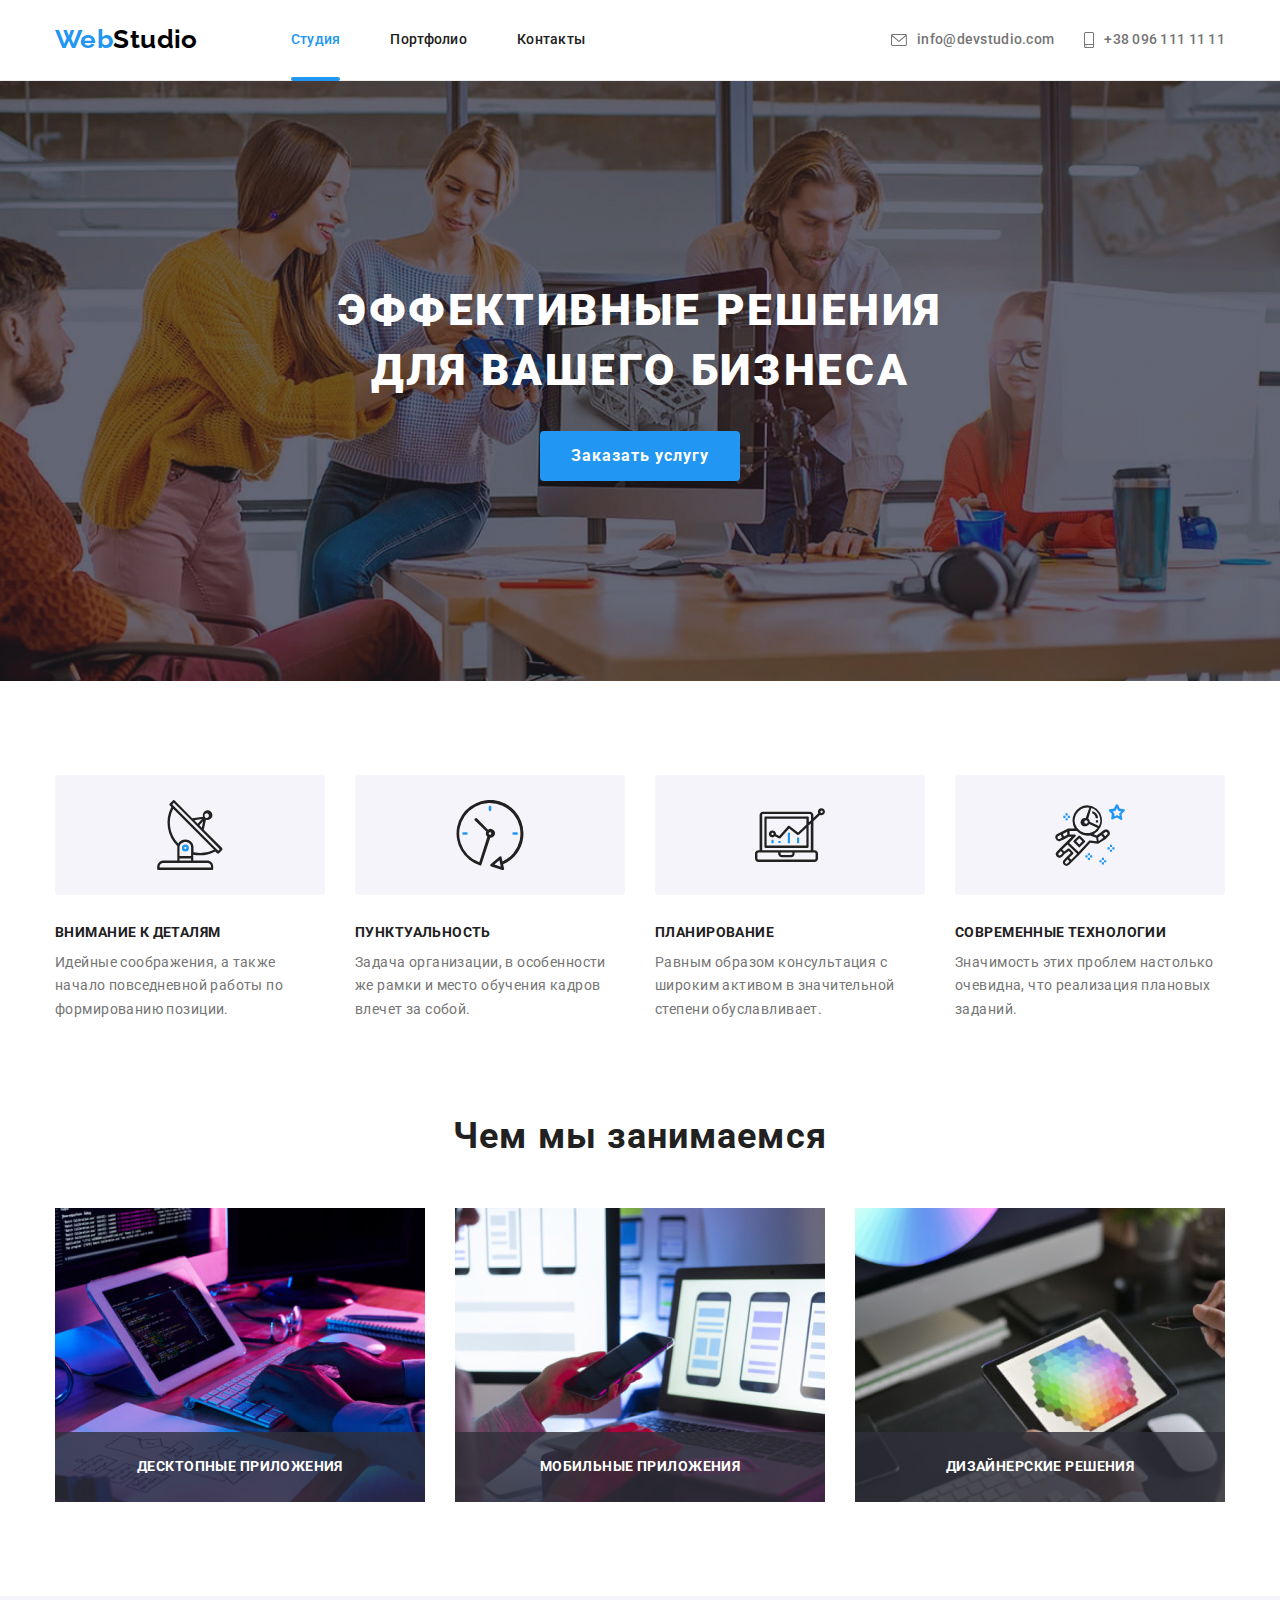
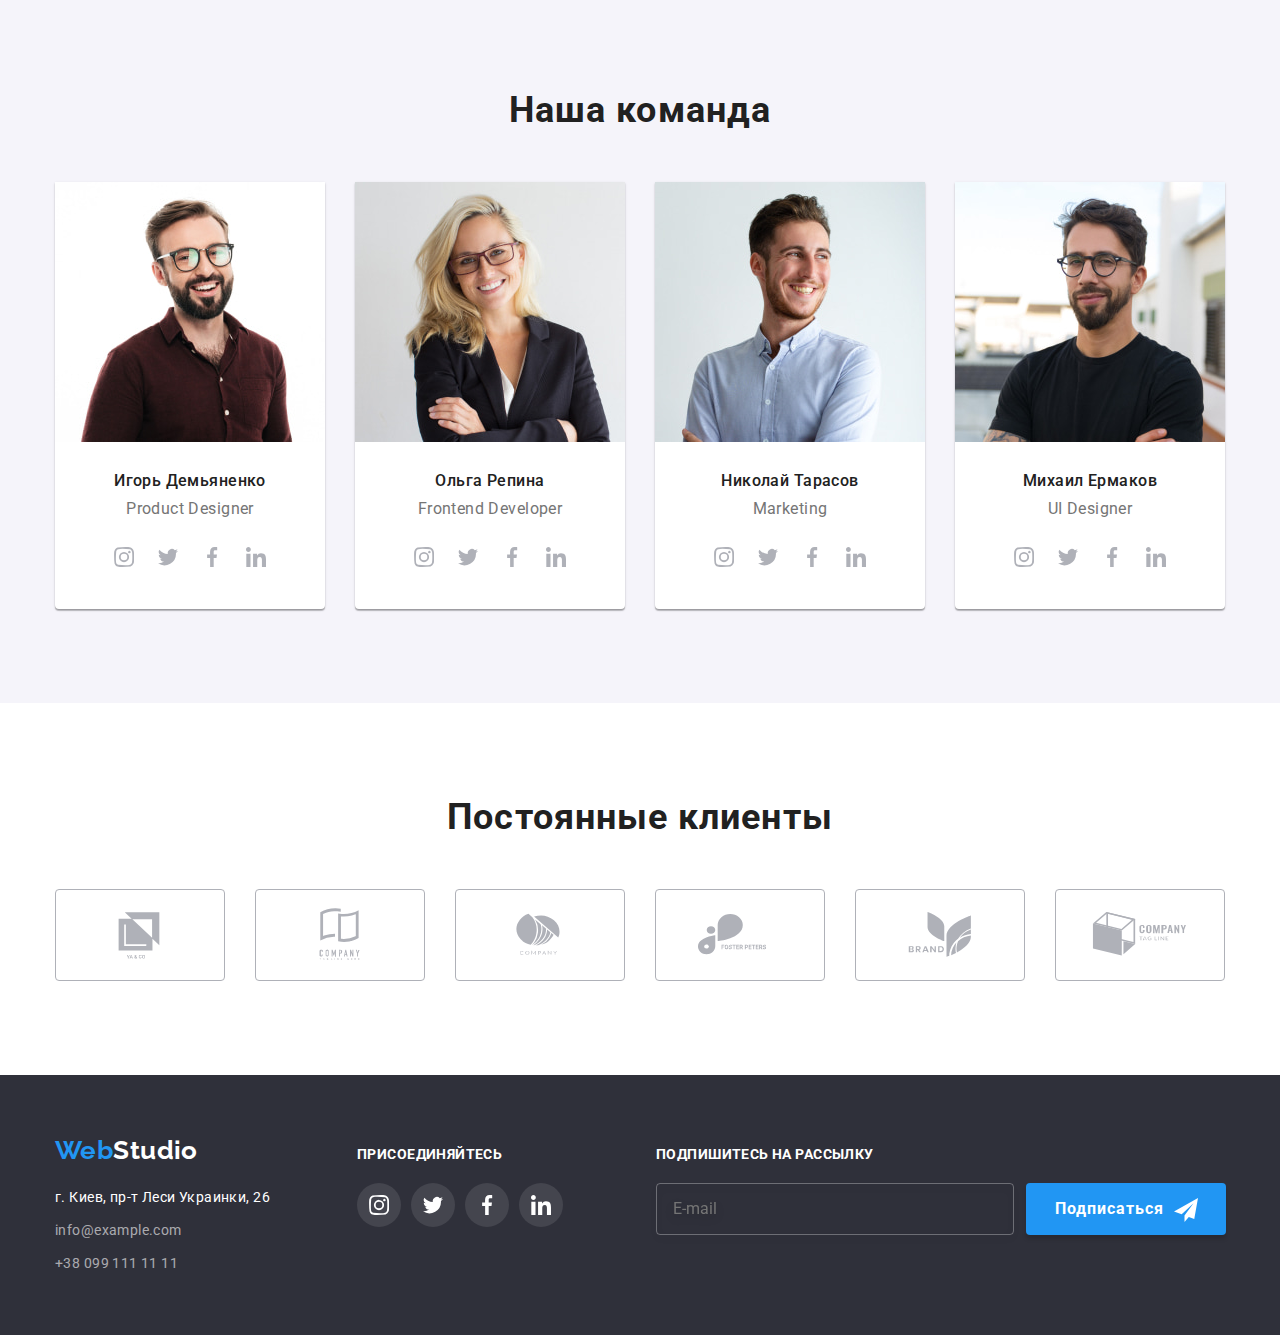
<file: index.html>
<!DOCTYPE html>
<html lang="ru">

<head>
    <meta charset="UTF-8">
    <meta http-equiv="X-UA-Compatible" content="IE=edge">
    <meta name="viewport" content="width=device-width, initial-scale=1.0">
    <title>Студия</title>
    <link rel="preconnect" href="https://fonts.googleapis.com">
    <link rel="preconnect" href="https://fonts.gstatic.com" crossorigin>
    <link
        href="https://fonts.googleapis.com/css2?family=Raleway:wght@700&family=Roboto:wght@400;500;700;900&display=swap"
        rel="stylesheet">
    <link rel="stylesheet" href="https://cdn.jsdelivr.net/npm/modern-normalize@1.1.0/modern-normalize.min.css">
    <link rel="stylesheet" href="./css/main.min.css">
</head>

<body>
    <!-- Шапка сайта  -->
    <header class="header">
        <div class="container header__container ">
            <a class="logo header__logo" href="./index.html">Web<span class="logo--header">Studio</span></a>
            <button 
                class="menu-btn"
                aria-label="Кнопка открытия меню"
                aria-expanded="false"
                data-menu-button>
                <svg class="menu-btn__icon" width="40" height="40">
                    <use class="menu-btn__icon-open" href="./images/icons.svg#menu-burger"></use>
                    <use class="menu-btn__icon-close" href="./images/icons.svg#menu-close"></use>
                </svg>
            </button>
            <nav class="nav">
                <ul class="list nav__list">
                    <li class="nav__item">
                        <a class="nav__link--current" href="./index.html">Студия</a>
                    </li>
                    <li class="nav__item">
                        <a class="nav__link" href="./portfolio.html">Портфолио</a>
                    </li>
                    <li class="nav__item">
                        <a class="nav__link" href="#contacts">Контакты</a>
                    </li>
                </ul>
            </nav>
            <ul class="list header__list contacts-header">
                <li class="contacts-header__item">
                    <a class="contacts-header__link" href="mailto:info@devstudio.com">
                        <svg class="contacts-header__icon contacts-header--mail" width="14" height="10">
                            <use href="./images/icons.svg#envelope"></use>
                        </svg>
                        info@devstudio.com
                    </a>
                </li>
                <li class="contacts-header__item">
                    <a class="contacts-header__link" href="tel:+38096111111">
                        <svg class="contacts-header__icon contacts-header--tel" width="10" height="14">
                            <use href="./images/icons.svg#smartphone"></use>
                        </svg>
                        +38 096 111 11 11
                    </a>
                </li>
            </ul>
        </div>
    </header>
    <!-- Уникальный контент -->
    <main>
        <!-- Секция Герой -->
        <section class="hero hero-overlay">
            <div class="hero__wrapper">
                <h1 class="hero__title">Эффективные решения для вашего бизнеса</h1>
                <button class="hero__btn" type="button" data-modal-open>Заказать услугу</button>
            </div>
        </section>
        <!-- Секция Наши преимущества -->
        <section class="benefits section">
            <div class="container">
                <h2 class="visually-hidden">Наши преимущества</h2>
                <ul class="list benefits__list">
                    <li class="benefits__item">
                        <div class="benefits__icons">
                            <svg class="benefits__icon" width="70" height="70">
                                <use href="./images/icons.svg#antenna"></use>
                            </svg>
                        </div>
                        <h3 class="benefits__subtitle">Внимание к деталям</h3>
                        <p class="benefits__txt">Идейные соображения, а также начало повседневной работы по формированию
                            позиции.</p>
                    </li>
                    <li class="benefits__item">
                        <div class="benefits__icons">
                            <svg class="benefits__icon" width="70" height="70">
                                <use href="./images/icons.svg#clock"></use>
                            </svg>
                        </div>
                        <h3 class="benefits__subtitle">Пунктуальность</h3>
                        <p class="benefits__txt">Задача организации, в особенности же рамки и место обучения кадров
                            влечет за собой.</p>
                    </li>
                    <li class="benefits__item">
                        <div class="benefits__icons">
                            <svg class="benefits__icon" width="70" height="70">
                                <use href="./images/icons.svg#diagram"></use>
                            </svg>
                        </div>
                        <h3 class="benefits__subtitle">Планирование</h3>
                        <p class="benefits__txt">Равным образом консультация с широким активом в значительной степени
                            обуславливает.</p>
                    </li>
                    <li class="benefits__item">
                        <div class="benefits__icons">
                            <svg class="benefits__icon" width="70" height="70">
                                <use href="./images/icons.svg#astronaut"></use>
                            </svg>
                        </div>
                        <h3 class="benefits__subtitle">Современные технологии</h3>
                        <p class="benefits__txt">Значимость этих проблем настолько очевидна, что реализация плановых
                            заданий.</p>
                    </li>
                </ul>
            </div>
        </section>
        <!-- Секция Род деятельности -->
        <section class="occupation section">
            <div class="container">
                <h2 class="title occupation__title">Чем мы занимаемся</h2>
                <ul class="list occupation__list">
                    <li class="occupation__item">
                        <picture>
                            <source
                                srcset="
                                    ./images/work/pic-1.jpg,
                                    ./images/work/pic-1@2x.jpg 2x"
                                media="(min-width: 1200px)"
                                type="image/jpeg"
                            >
                            <img 
                                class="occupation__img" 
                                src="./images/work/pic-1.jpg" 
                                alt="Рабочая атмосфера.Вариант 1"
                                width="370" 
                                height="294">
                        </picture>
                                <div class="occupation__overlay">
                                    <h3 class="occupation__subtitle">Десктопные приложения</h3>
                                </div>
                    </li>
                    <li class="occupation__item">
                        <picture>
                            <source
                                srcset="
                                    ./images/work/pic-2.jpg,
                                    ./images/work/pic-2@2x.jpg 2x"
                                media="(min-width: 1200px)"
                                type="image/jpeg"
                            >
                            <img 
                                class="occupation__img" 
                                src="./images/work/pic-2.jpg" 
                                alt="Рабочая атмосфера.Вариант 2"
                                width="370" 
                                height="294">
                        </picture>
                            <div class="occupation__overlay">
                                <h3 class="occupation__subtitle">Мобильные приложения</h3>
                            </div>
                    </li>
                    <li class="occupation__item">
                        <picture>                       
                            <source
                                srcset="
                                    ./images/work/pic-3.jpg,
                                    ./images/work/pic-3@2x.jpg 2x"
                                media="(min-width: 1200px)"
                                type="image/jpeg"
                            >
                            <img 
                                class="occupation__img" 
                                src="./images/work/pic-3.jpg" 
                                alt="Рабочая атмосфера.Вариант 3"
                                width="370" 
                                height="294">
                        </picture>
                            <div class="occupation__overlay">
                                <h3 class="occupation__subtitle">Дизайнерские решения</h3>
                            </div>
                    </li>
                </ul>
            </div>
        </section>
        <!-- Секция Наша команда -->
        <section class="team section">
            <div class="container">
                <h2 class="title team__title">Наша команда</h2>
                <ul class="team__list list">
                    <li class="team__item">
                        <picture>
                            <source 
                            srcset="./images/team/pic-1-lg.jpg,
                                    ./images/team/pic-1-lg@2x.jpg 2x"
                            media="(min-width:1200px)"
                            type="image/jpeg"
                            >
                            <source  
                            srcset="./images/team/pic-1-md.jpg,
                                    ./images/team/pic-1-md@2x.jpg 2x" 
                            media="(min-width:768px)"
                            type="image/jpeg" 
                            >
                            <source 
                            srcset="./images/team/pic-1-sm.jpg,
                                    ./images/team/pic-1-sm@2x.jpg 2x" 
                            media="(max-width:767px)"
                            type="image/jpeg"
                            >
                            <img class="team_img"
                            src="./images/team/pic-1-sm.jpg" 
                            alt="фото Игоря Демьяненко"
                            width="450"
                            height="460"
                            >
                        </picture>
                        <div class="team__content">
                            <h3 class="team__subtitle">Игорь Демьяненко</h3>
                            <p class="team__txt">Product Designer</p>
                            <ul class="list socials-list">
                                <li class="socials__item">
                                    <a class="socials__link socials__link--instagram" href="">
                                    <svg class="socials__icons" width="20" height="20">
                                        <use href="./images/icons.svg#instagram"></use>
                                    </svg></a>
                                </li>
                                <li class="socials__item">
                                    <a class="socials__link socials__link--twitter" href="" aria-label="Twitter">
                                    <svg class="socials__icons" width="20" height="20">
                                        <use href="./images/icons.svg#twitter"></use>
                                    </svg></a>
                                </li>
                                <li class="socials__item">
                                    <a class="socials__link socials__link--facebook" href="" aria-label="Twitter">
                                    <svg class="socials__icons" width="20" height="20">
                                        <use href="./images/icons.svg#facebook"></use>
                                    </svg></a>
                                </li>
                                <li class="socials__item">
                                    <a class="socials__link socials__link--linkedin" href="" aria-label="LindedIn">
                                    <svg class="socials__icons" width="20" height="20">
                                        <use href="./images/icons.svg#linkedin"></use>
                                    </svg></a>
                                </li>
                            </ul>
                        </div>
                    </li>
                    <li class="team__item">
                        <picture>
                            <source 
                            srcset="
                                ./images/team/pic-2-lg.jpg,
                                ./images/team/pic-2-lg@2x.jpg 2x" 
                            media="(min-width:1200px)" 
                            type="image/jpeg"
                            >
                            <source 
                            srcset="
                                ./images/team/pic-2-md.jpg,
                                ./images/team/pic-2-md@2x.jpg 2x" 
                            media="(min-width:768px)" 
                            type="image/jpeg"
                            >
                            <source 
                            srcset="
                                ./images/team/pic-2-sm.jpg,
                                ./images/team/pic-2-sm@2x.jpg 2x" 
                            media="(max-width:767px)" 
                            type="image/jpeg"
                            >
                            <img class="team_img" 
                            src="./images/team/pic-2-sm.jpg" 
                            alt="фото Ольги Репиной" 
                            width="450" 
                            height="460"
                            >
                        </picture>
                        <div class="team__content">
                            <h3 class="team__subtitle">Ольга Репина</h3>
                            <p class="team__txt">Frontend Developer</p>
                            <ul class="list socials-list">
                                <li class="socials__item">
                                    <a class="socials__link socials__link--instagram" href="">
                                    <svg class="socials__icons" width="20" height="20">
                                        <use href="./images/icons.svg#instagram"></use>
                                    </svg></a>
                                </li>
                                <li class="socials__item">
                                    <a class="socials__link socials__link--twitter" href="" aria-label="Twitter">
                                    <svg class="socials__icons" width="20" height="20">
                                        <use href="./images/icons.svg#twitter"></use>
                                    </svg></a>
                                </li>
                                <li class="socials__item">
                                    <a class="socials__link socials__link--facebook" href="" aria-label="Facebook">
                                    <svg class="socials__icons" width="20" height="20">
                                        <use href="./images/icons.svg#facebook"></use>
                                    </svg></a>
                                </li>
                                <li class="socials__item">
                                    <a class="socials__link socials__link--linkedin" href="" aria-label="LindedIn">
                                    <svg class="socials__icons" width="20" height="20">
                                        <use href="./images/icons.svg#linkedin"></use>
                                    </svg></a>
                                </li>
                            </ul>
                        </div>
                    </li>
                    <li class="team__item">
                        <picture>
                            <source 
                            srcset="
                                ./images/team/pic-3-lg.jpg,
                                ./images/team/pic-3-lg@2x.jpg 2x" 
                            media="(min-width:1200px)" 
                            type="image/jpeg"
                            >
                            <source 
                            srcset="
                                ./images/team/pic-3-md.jpg,
                                ./images/team/pic-3-md@2x.jpg 2x" 
                            media="(min-width:768px)" 
                            type="image/jpeg"
                            >
                            <source 
                            srcset="
                                ./images/team/pic-3-sm.jpg,
                                ./images/team/pic-3-sm@2x.jpg 2x" 
                            media="(max-width:767px)" 
                            type="image/jpeg"
                            >
                            <img class="team_img" 
                            src="./images/team/pic-3-sm.jpg" 
                            alt="фото Николая Тарасова" 
                            width="450" 
                            height="460"
                            >
                        </picture>
                        <div class="team__content">
                            <h3 class="team__subtitle">Николай Тарасов</h3>
                            <p class="team__txt">Marketing</p>
                            <ul class="list socials-list">
                                <li class="socials__item">
                                    <a class="socials__link socials__link--instagram" href="">
                                    <svg class="socials__icons" width="20" height="20">
                                        <use href="./images/icons.svg#instagram"></use>
                                    </svg></a>
                                </li>
                                <li class="socials__item">
                                    <a class="socials__link socials__link--twitter" href="" aria-label="Twitter">
                                    <svg class="socials__icons" width="20" height="20">
                                        <use href="./images/icons.svg#twitter"></use>
                                    </svg></a>
                                </li>
                                <li class="socials__item">
                                    <a class="socials__link socials__link--facebook" href="" aria-label="Facebook">
                                    <svg class="socials__icons" width="20" height="20">
                                        <use href="./images/icons.svg#facebook"></use>
                                    </svg></a>
                                </li>
                                <li class="socials__item">
                                    <a class="socials__link socials__link--linkedin" href="" aria-label="LindedIn">
                                    <svg class="socials__icons" width="20" height="20">
                                        <use href="./images/icons.svg#linkedin"></use>
                                    </svg></a>
                                </li>
                            </ul>
                        </div>
                    </li>
                    <li class="team__item">
                        <picture>
                            <source 
                            srcset="
                                ./images/team/pic-4-lg.jpg,
                                ./images/team/pic-4-lg@2x.jpg 2x" 
                            media="(min-width:1200px)" 
                            type="image/jpeg"
                            >
                            <source 
                            srcset="
                                ./images/team/pic-4-md.jpg,
                                ./images/team/pic-4-md@2x.jpg 2x" 
                            media="(min-width:768px)" 
                            type="image/jpeg"
                            >
                            <source 
                            srcset="
                                ./images/team/pic-4-sm.jpg,
                                ./images/team/pic-4-sm@2x.jpg 2x" 
                            media="(max-width:767px)" 
                            type="image/jpeg"
                            >
                            <img class="team_img" 
                            src="./images/team/pic-4-sm.jpg" 
                            alt="фото Михаила Ермакова" 
                            width="450" 
                            height="460"
                            >
                        </picture>
                        <div class="team__content">
                            <h3 class="team__subtitle">Михаил Ермаков</h3>
                            <p class="team__txt">UI Designer</p>
                            <ul class="list socials-list">
                                <li class="socials__item">
                                    <a class="socials__link socials__link--instagram" href="">
                                    <svg class="socials__icons" width="20" height="20">
                                        <use href="./images/icons.svg#instagram"></use>
                                    </svg></a>
                                </li>
                                <li class="socials__item">
                                    <a class="socials__link socials__link--twitter" href="" aria-label="Twitter">
                                    <svg class="socials__icons" width="20" height="20">
                                        <use href="./images/icons.svg#twitter"></use>
                                    </svg></a>
                                </li>
                                <li class="socials__item">
                                    <a class="socials__link socials__link--facebook" href="" aria-label="Facebook">
                                    <svg class="socials__icons" width="20" height="20">
                                        <use href="./images/icons.svg#facebook"></use>
                                    </svg></a>
                                </li>
                                <li class="socials__item">
                                    <a class="socials__link socials__link--linkedin" href="" aria-label="LindedIn">
                                    <svg class="socials__icons" width="20" height="20">
                                        <use href="./images/icons.svg#linkedin"></use>
                                    </svg></a>
                                </li>
                            </ul>   
                        </div>
                    </li>
                </ul>
            </div>
        </section>
        <!-- Наши клиенты -->
        <section class="clients section">
            <div class="container">
                <h2 class="title clients__title">Постоянные клиенты</h2>
                <ul class="list clients__list">
                    <li class="clients__item">
                        <a class="clients__link clients__link--company-1" href="" aria-label="YA&CO">
                            <svg class="clients__icons" width="106" height="60">
                                <use href="./images/icons.svg#company-1"></use>
                            </svg>  
                        </a>
                    </li>
                    <li class="clients__item">
                        <a class="clients__link clients__link--company-2" href="" aria-label="Company Tagline Here">
                            <svg class="clients__icons" width="106" height="60">
                                <use href="./images/icons.svg#company-2"></use>
                            </svg>
                        </a>
                    </li>
                    <li class="clients__item">
                        <a class="clients__link clients__link--company-3" href="" aria-label="Company">
                            <svg class="clients__icons" width="106" height="60">
                                <use href="./images/icons.svg#company-3"></use>
                            </svg>
                        </a>
                    </li>
                    <li class="clients__item">
                        <a class="clients__link clients__link--company-4" href="" aria-label="Foster Peters">
                            <svg class="clients__icons" width="106" height="60">
                                <use href="./images/icons.svg#company-4"></use>
                            </svg>
                        </a>
                    </li>
                    <li class="clients__item">
                        <a class="clients__link clients__link--company-5" href="" aria-label="Brand">
                            <svg class="clients__icons" width="106" height="60">
                                <use href="./images/icons.svg#company-5"></use>
                            </svg>
                        </a>
                    </li>
                    <li class="clients__item">
                        <a class="clients__link clients__link--company-6" href="" aria-label="Company Tag Line">
                            <svg class="clients__icons" width="106" height="60">
                                <use href="./images/icons.svg#company-6"></use>
                            </svg>
                        </a>
                    </li>
                </ul>
            </div>
        </section>
    </main>
    <!-- Подвал сайта (контакты) -->
    <footer class="footer">
        <div class="container footer__content">
            <div class="tablet">
            <div class="footer__address">
                <a class="logo footer__logo" href="./index.html">Web<span class="logo--footer">Studio</span></a>
                    <address class="footer__location" id="contacts">
                        г. Киев, пр-т Леси Украинки, 26
                        <ul class="list footer__contacts contacts-footer">
                            <li class="contacts-footer__item">
                                <a class="contacts-footer__link" href="mailto:info@example.com">info@example.com</a>
                            </li>
                            <li class="contacts-footer__item">
                                <a class="contacts-footer__link" href="tel:+380991111111">+38 099 111 11 11</a>
                            </li>
                        </ul>
                    </address>
            </div>
            <div class="footer__join">
                <h2 class="footer__title">присоединяйтесь</h2>
                <ul class="list footer__socials solials-footer">
                    <li class="solials-footer__item">
                        <a class="solials-footer__link" href="" aria-label="Instagram">
                            <svg class="solials-footer__icons" width="20" height="20">
                                <use href="./images/icons.svg#instagram"></use>
                            </svg>
                        </a>
                    </li>
                    <li class="solials-footer__item">
                        <a class="solials-footer__link" href="" aria-label="Twitter">
                            <svg class="solials-footer__icons" width="20" height="20">
                                <use href="./images/icons.svg#twitter"></use>
                            </svg>
                        </a>
                    </li>
                    <li class="solials-footer__item">
                        <a class="solials-footer__link" href="" aria-label="Facebook">
                            <svg class="solials-footer__icons" width="20" height="20">
                                <use href="./images/icons.svg#facebook"></use>
                            </svg>
                        </a>
                    </li>
                    <li class="solials-footer__item">
                        <a class="solials-footer__link" href="" aria-label="LindedIn">
                            <svg class="solials-footer__icons" width="20" height="20">
                                <use href="./images/icons.svg#linkedin"></use>
                            </svg>
                        </a>
                    </li>
                </ul>
            </div>
            </div>
            <div class="footer__subscribe">
                <h2 class="subscribe__title">Подпишитесь на рассылку</h2>
                <form class="footer__form subscribe">
                    <input class="subscribe__input" type="email" name="email" placeholder="E-mail" autocomplete="off">
                    <button class="subscribe__btn" type="submit">Подписаться
                        <svg class="subscribe__icon" width="24" height="24">
                            <use href="./images/icons.svg#icon-send"></use>
                        </svg>
                    </button>
                </form>
            </div>
        </div>
    </footer>

    <!-- Модальное окно -->
    <div class="backdrop is-hidden" data-modal>
        <div class="modal">
            <button class="modal__btn" type="button" data-modal-close>
                <svg class="modal__icon" width="11" height="11"> 
                    <use href="./images/icons.svg#close-btn"></use>
                </svg>
            </button>
            <form class="modal__form form-modal">
                <p class="form-modal__txt">
                    <b>Оставьте свои данные, мы вам перезвоним</b>
                </p>
                <label class="form-modal__label">
                    Имя
                    <input class="form-modal__input" type="text" name="name" autocomplete="off"/>
                    <svg class="form-modal__icon" width="18" height="18">
                        <use href="./images/icons.svg#person"></use>
                    </svg>
                </label>
                <label class="form-modal__label">
                    Телефон
                    <input class="form-modal__input" type="tel" name="tel" autocomplete="off"/>
                    <svg class="form-modal__icon" width="18" height="18">
                        <use href="./images/icons.svg#phone"></use>
                    </svg>
                </label>
                <label class="form-modal__label">
                    Почта
                    <input class="form-modal__input" type="email" name="email" autocomplete="off"/>
                    <svg class="form-modal__icon" width="18" height="18">
                        <use href="./images/icons.svg#email"></use>
                    </svg>
                </label>
                <label class="form-modal__label">
                    Комментарий
                    <textarea class="form-modal__comment"
                    name="comment" 
                    rows="7"
                    placeholder="Введите текст"></textarea>
                </label>
                <label class="form-modal__checkbox checkbox">
                    <input class="checkbox__input visually-hidden" type="checkbox" name="checkbox">
                    <span class="checkbox__border"></span>
                    <svg class="checkbox__icon" width="16" height="15">
                        <use href="./images/icons.svg#check" ></use>
                    </svg>
                    <span class="checkbox__txt">Соглашаюсь с рассылкой и принимаю</span> 
                    <a class="checkbox__link" href="">Условия договора</a>
                </label>
                <button class="form-modal__btn" type="submit">Отправить</button>
            </form>
        </div>
    </div>
    <div class="mobile-overlay" data-menu>
        <div class="mobile-menu">
            <nav class="mobile-nav">
                <ul class="list mobile-nav__list">
                    <li class="mobile-nav__item">
                        <a class="mobile-nav__link--current" href="./index.html">Студия</a>
                    </li>
                    <li class="mobile-nav__item">
                        <a class="mobile-nav__link" href="./portfolio.html">Портфолио</a>
                    </li>
                    <li class="mobile-nav__item">
                        <a class="mobile-nav__link" href="#contacts">Контакты</a>
                    </li>
                </ul>
            </nav>
            <div class="mobile-nav-second">
            <ul class="list mobile-menu__contacts">
                <li class="mobile-menu__item">
                    <a class="mobile-menu__link link-first-child" href="tel:+38096111111">
                        +38 096 111 11 11
                    </a>
                </li>
                <li class="mobile-menu__item">
                    <a class="mobile-menu__link link-second-child" href="mailto:info@devstudio.com">
                        info@devstudio.com
                    </a>
                </li>
            </ul>
            <ul class="list mobile-menu__socials mobile-socials">
                <li class="mobile-solials__item">
                    <a href="" class="mobile-solials__link">Instagram</a>
                </li>
                <li class="mobile-solials__item">
                    <a href="" class="mobile-solials__link">Twitter</a>
                </li>
                <li class="mobile-solials__item">
                    <a href="" class="mobile-solials__link">Facebook</a>
                </li>
                <li class="mobile-solials__item">
                    <a href="" class="mobile-solials__link">LinkedIn</a>
                </li>
            </ul>
            </div>
        </div>
    </div>
    <script src="./js/modal.js"></script>
    <script src="./js/mobile-menu.js"></script>
</body>
</html>
</file>
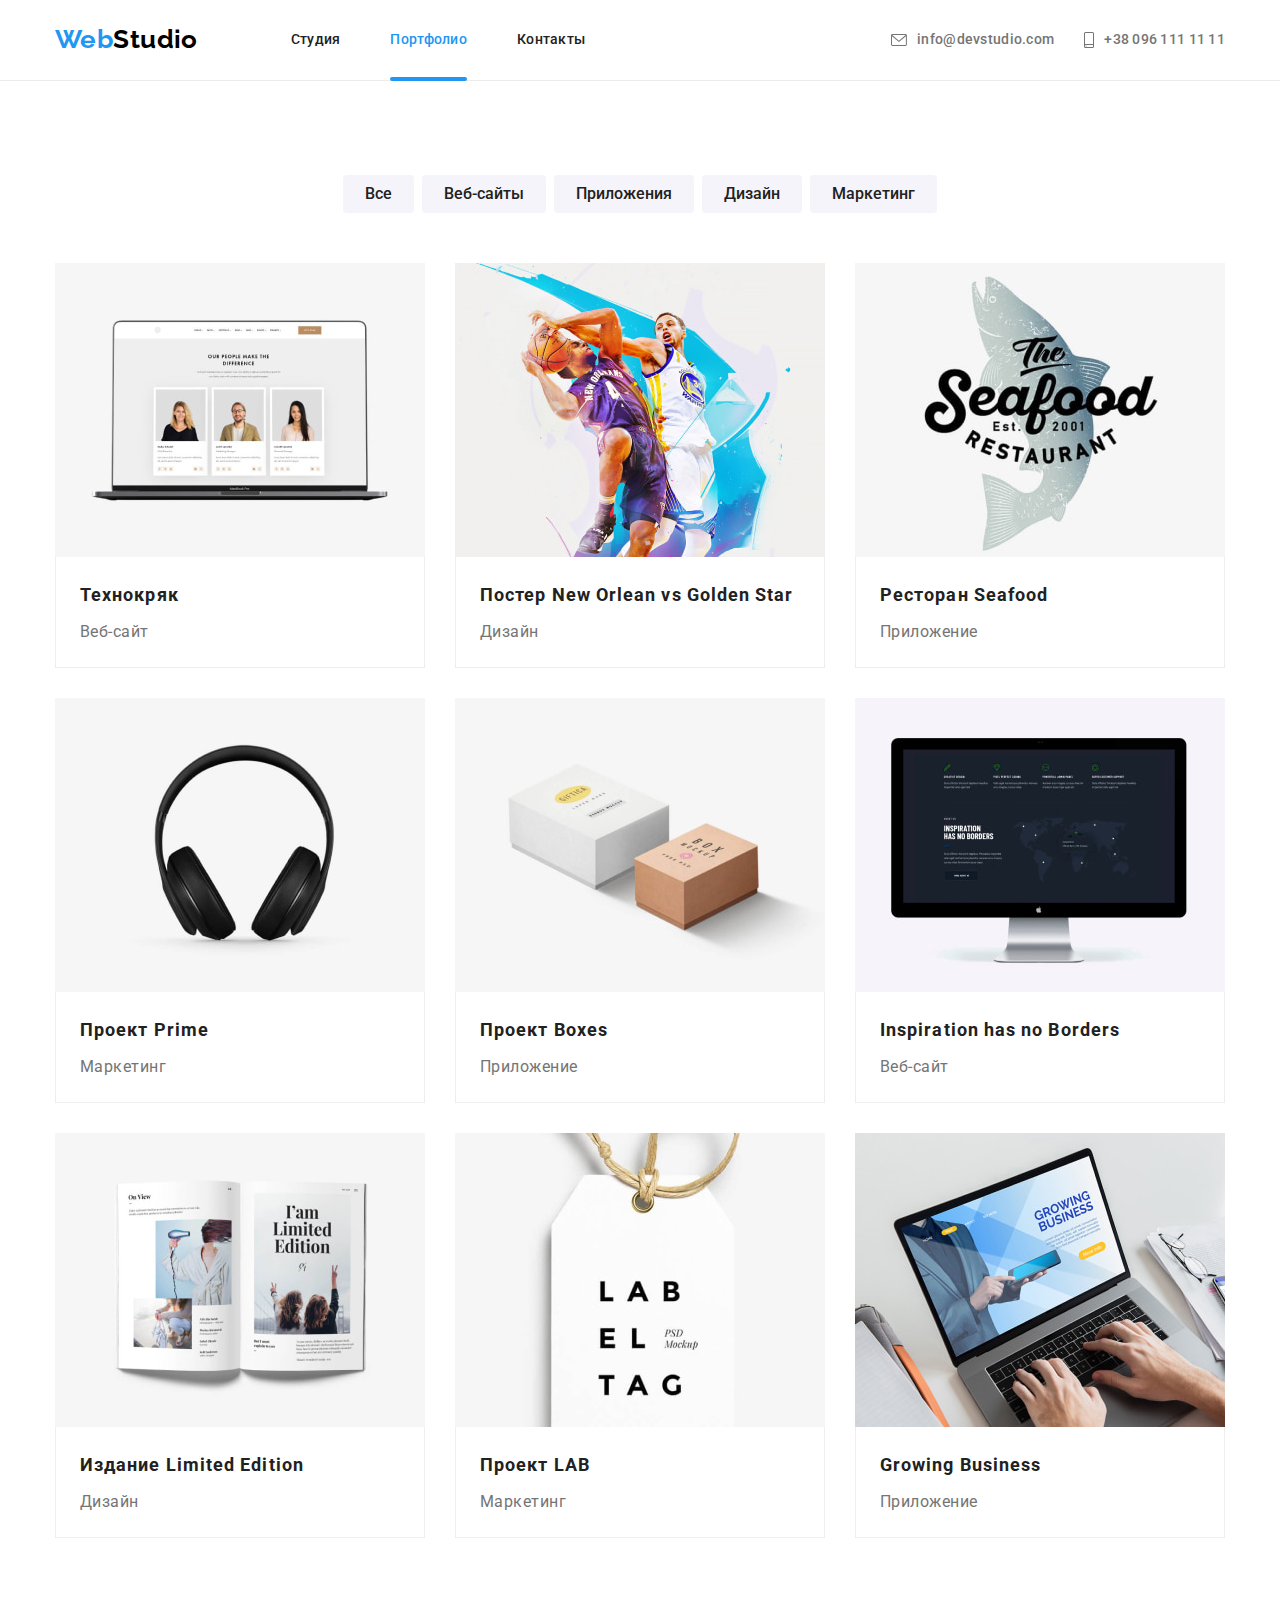
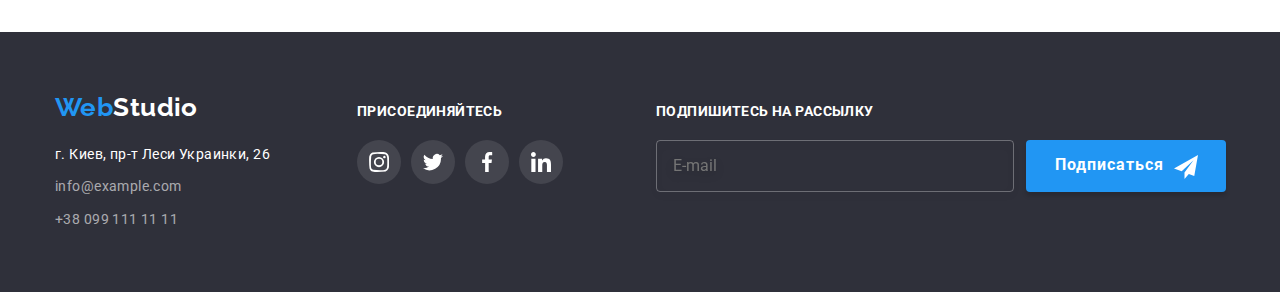
<file: portfolio.html>
<!DOCTYPE html>
<html lang="ru">

<head>
    <meta charset="UTF-8">
    <meta http-equiv="X-UA-Compatible" content="IE=edge">
    <meta name="viewport" content="width=device-width, initial-scale=1.0">
    <title>Портфолио</title>
    <link rel="preconnect" href="https://fonts.googleapis.com">
    <link rel="preconnect" href="https://fonts.gstatic.com" crossorigin>
    <link
        href="https://fonts.googleapis.com/css2?family=Raleway:wght@700&family=Roboto:wght@400;500;700;900&display=swap"
        rel="stylesheet">
    <link rel="stylesheet" href="https://cdn.jsdelivr.net/npm/modern-normalize@1.1.0/modern-normalize.min.css">
    <link rel="stylesheet" href="./css/main.min.css">

</head>

<body>
    <!-- Шапка сайта  -->
    <header class="header">
        <div class="container header__container ">
            <a class="logo header__logo" href="./index.html">Web<span class="logo--header">Studio</span></a>
            <button class="menu-btn" aria-label="Кнопка открытия меню" aria-expanded="false" data-menu-button>
                <svg class="menu-btn__icon" width="40" height="40">
                    <use class="menu-btn__icon-open" href="./images/icons.svg#menu-burger"></use>
                    <use class="menu-btn__icon-close" href="./images/icons.svg#menu-close"></use>
                </svg>
            </button>
            <nav class="nav">
                <ul class="list nav__list">
                    <li class="nav__item">
                        <a class="nav__link" href="./index.html">Студия</a>
                    </li>
                    <li class="nav__item">
                        <a class="nav__link--current" href="./portfolio.html">Портфолио</a>
                    </li>
                    <li class="nav__item">
                        <a class="nav__link" href="#contacts">Контакты</a>
                    </li>
                </ul>
            </nav>
            <ul class="list header__list contacts-header">
                <li class="contacts-header__item">
                    <a class="contacts-header__link" href="mailto:info@devstudio.com">
                        <svg class="contacts-header__icon contacts-header--mail" width="14" height="10">
                            <use href="./images/icons.svg#envelope"></use>
                        </svg>
                        info@devstudio.com
                    </a>
                </li>
                <li class="contacts-header__item">
                    <a class="contacts-header__link" href="tel:+38096111111">
                        <svg class="contacts-header__icon contacts-header--tel" width="10" height="14">
                            <use href="./images/icons.svg#smartphone"></use>
                        </svg>
                        +38 096 111 11 11
                    </a>
                </li>
            </ul>
        </div>
    </header>
    <!-- Уникальный контент -->
    <main>
        <section class="portfolio section">
            <div class="container">
                <!-- <h1 class="visually-hidden">Портфолио</h1> -->
                <!-- Фильтр страницы -->
                <ul class="list filter-list">
                    <li class="filter-item">
                        <button class="filter-btn" type="button">Все</button>
                    </li>
                    <li class="filter-item">
                        <button class="filter-btn" type="button">Веб-сайты</button>
                    </li>
                    <li class="filter-item">
                        <button class="filter-btn" type="button">Приложения</button>
                    </li>
                    <li class="filter-item">
                        <button class="filter-btn" type="button">Дизайн</button>
                    </li>
                    <li class="filter-item">
                        <button class="filter-btn" type="button">Маркетинг</button>
                    </li>
                </ul>
                <!-- Портфолио -->
                <ul class="list portfolio-list">
                    <li class="portfolio-item">
                        <a class="portfolio-link" href="">
                            <div class="portfolio-thumb">
                                <picture>
                                    <source srcset="
                                        ./images/portfolio/pic-1-lg.jpg,
                                        ./images/portfolio/pic-1-lg@2x.jpg 2x" 
                                    media="(min-width: 1200px)" 
                                    type="image/jpeg" 
                                    >
                                    <source srcset="
                                        ./images/portfolio/pic-1-md.jpg,
                                        ./images/portfolio/pic-1-md@2x.jpg 2x" 
                                    media="(min-width: 768px)" 
                                    type="image/jpeg" 
                                    >
                                    <source srcset="
                                        ./images/portfolio/pic-1-sm.jpg,
                                        ./images/portfolio/pic-1-sm@2x.jpg 2x" 
                                    media="(max-width: 767px)" 
                                    type="image/jpeg" 
                                    >
                                    <img class="portfolio-img" 
                                    src="./images/portfolio/pic-1-sm.jpg" 
                                    alt="изображение команды" 
                                    width="450"
                                    height="294"
                                    >
                                </picture>
                                <div class="overlay">
                                    <p>
                                    Ресурс предлагает комплексные предложения с разным уровнем функционала и сервисов. Все это позволит
                                    посетителю получить
                                    исчерпывающие сведения о&nbsp;компании&nbsp; или частном лице.
                                    </p>
                                </div>
                            </div>
                            <div class="portfolio-content">
                                <h2 class="portfolio-subtitle">Технокряк</h2>
                                <p class="portfolio-txt">Веб-сайт</p>
                            </div>
                        </a>
                    </li>
                    <li class="portfolio-item">
                        <a class="portfolio-link" href="">
                            <div class="portfolio-thumb">
                                <picture>
                                    <source srcset="
                                        ./images/portfolio/pic-2-lg.jpg,
                                        ./images/portfolio/pic-2-lg@2x.jpg 2x" 
                                    media="(min-width: 1200px)" 
                                    type="image/jpeg" 
                                    >
                                    <source srcset="
                                        ./images/portfolio/pic-2-md.jpg,
                                        ./images/portfolio/pic-2-md@2x.jpg 2x" 
                                    media="(min-width: 768px)" 
                                    type="image/jpeg"
                                    > 
                                    <source srcset="
                                        ./images/portfolio/pic-2-sm.jpg,
                                        ./images/portfolio/pic-2-sm@2x.jpg 2x" 
                                    media="(max-width: 767px)" 
                                    type="image/jpeg" 
                                    >
                                    <img class="portfolio-img" 
                                    src="./images/portfolio/pic-2-sm.jpg" 
                                    alt="изображение постера"
                                    width="450" 
                                    height="294"
                                    >
                                </picture>
                                <div class="overlay">
                                    <p>
                                        Ресурс предлагает комплексные предложения с разным уровнем функционала и сервисов. Все это позволит
                                        посетителю получить
                                        исчерпывающие сведения о&nbsp;компании&nbsp; или частном лице.
                                    </p>
                                </div>
                            </div>
                            <div class="portfolio-content">
                                <h2 class="portfolio-subtitle">Постер New Orlean vs Golden Star</h2>
                                <p class="portfolio-txt">Дизайн</p>
                            </div>
                        </a>
                    </li>
                    <li class="portfolio-item">
                        <a class="portfolio-link" href="">
                            <div class="portfolio-thumb">
                                <picture>
                                    <source srcset="
                                        ./images/portfolio/pic-3-lg.jpg,
                                        ./images/portfolio/pic-3-lg@2x.jpg 2x" 
                                    media="(min-width: 1200px)" 
                                    type="image/jpeg" 
                                    >
                                    <source srcset="
                                        ./images/portfolio/pic-3-md.jpg,
                                        ./images/portfolio/pic-3-md@2x.jpg 2x" 
                                    media="(min-width: 768px)" 
                                    type="image/jpeg" 
                                    >
                                    <source srcset="
                                        ./images/portfolio/pic-3-sm.jpg,
                                        ./images/portfolio/pic-3-sm@2x.jpg 2x" 
                                    media="(max-width: 767px)" 
                                    type="image/jpeg" 
                                    >
                                    <img class="portfolio-img" 
                                    src="./images/portfolio/pic-3-sm.jpg"
                                    alt="логотип ресторана Seafood" 
                                    width="450" 
                                    height="294">
                                </picture>
                                <div class="overlay">
                                    <p>
                                        Ресурс предлагает комплексные предложения с разным уровнем функционала и сервисов. Все это позволит
                                        посетителю получить
                                        исчерпывающие сведения о&nbsp;компании&nbsp; или частном лице.
                                    </p>
                                </div>
                            </div>
                            <div class="portfolio-content">
                                <h2 class="portfolio-subtitle">Ресторан Seafood</h2>
                                <p class="portfolio-txt">Приложение</p>
                            </div>
                        </a>
                    </li>
                    <li class="portfolio-item">
                        <a class="portfolio-link" href="">
                            <div class="portfolio-thumb">
                                <picture>
                                    <source srcset="
                                        ./images/portfolio/pic-4-lg.jpg,
                                        ./images/portfolio/pic-4-lg@2x.jpg 2x" 
                                    media="(min-width: 1200px)" 
                                    type="image/jpeg" 
                                    >
                                    <source srcset="
                                        ./images/portfolio/pic-4-md.jpg,
                                        ./images/portfolio/pic-4-md@2x.jpg 2x" 
                                    media="(min-width: 768px)" 
                                    type="image/jpeg" 
                                    >
                                    <source srcset="
                                        ./images/portfolio/pic-4-sm.jpg,
                                        ./images/portfolio/pic-4-sm@2x.jpg 2x" 
                                    media="(max-width: 767px)" 
                                    type="image/jpeg" 
                                    >
                                    <img class="portfolio-img" 
                                    src="./images/portfolio/pic-4-sm.jpg"
                                    alt="изображение наушников" 
                                    width="450" 
                                    height="294">
                                </picture>
                                <div class="overlay">
                                    <p>
                                        Ресурс предлагает комплексные предложения с разным уровнем функционала и сервисов. Все это позволит
                                        посетителю получить
                                        исчерпывающие сведения о&nbsp;компании&nbsp; или частном лице.
                                    </p>
                                </div>
                            </div>
                            <div class="portfolio-content">
                                <h2 class="portfolio-subtitle">Проект Prime</h2>
                                <p class="portfolio-txt">Маркетинг</p>
                            </div>
                        </a>
                    </li>
                    <li class="portfolio-item">
                        <a class="portfolio-link" href="">
                            <div class="portfolio-thumb">
                                <picture>
                                    <source srcset="
                                        ./images/portfolio/pic-5-lg.jpg,
                                        ./images/portfolio/pic-5-lg@2x.jpg 2x" 
                                    media="(min-width: 1200px)" 
                                    type="image/jpeg" 
                                    >
                                    <source srcset="
                                        ./images/portfolio/pic-5-md.jpg,
                                        ./images/portfolio/pic-5-md@2x.jpg 2x" 
                                    media="(min-width: 768px)" 
                                    type="image/jpeg" 
                                    >
                                    <source srcset="
                                        ./images/portfolio/pic-5-sm.jpg,
                                        ./images/portfolio/pic-5-sm@2x.jpg 2x" 
                                    media="(max-width: 767px)" 
                                    type="image/jpeg" 
                                    >
                                <img class="portfolio-img" src="./images/portfolio/pic-5-sm.jpg"
                                        alt="изображение подарочных коробок" width="450" height="294">
                                </picture>
                                <div class="overlay">
                                    <p>
                                        Ресурс предлагает комплексные предложения с разным уровнем функционала и сервисов. Все это позволит
                                        посетителю получить
                                        исчерпывающие сведения о&nbsp;компании&nbsp; или частном лице.
                                    </p>
                                </div>
                            </div>
                            <div class="portfolio-content">
                                <h2 class="portfolio-subtitle">Проект Boxes</h2>
                                <p class="portfolio-txt">Приложение</p>
                            </div>
                        </a>
                    </li>
                    <li class="portfolio-item">
                        <a class="portfolio-link" href="">
                            <div class="portfolio-thumb">
                                <picture>
                                    <source srcset="
                                        ./images/portfolio/pic-6-lg.jpg,
                                        ./images/portfolio/pic-6-lg@2x.jpg 2x" 
                                    media="(min-width: 1200px)" 
                                    type="image/jpeg" 
                                    >
                                    <source srcset="
                                        ./images/portfolio/pic-6-md.jpg,
                                        ./images/portfolio/pic-6-md@2x.jpg 2x" 
                                    media="(min-width: 768px)" 
                                    type="image/jpeg" 
                                    >
                                    <source srcset="
                                        ./images/portfolio/pic-6-sm.jpg,
                                        ./images/portfolio/pic-6-sm@2x.jpg 2x" 
                                    media="(max-width: 767px)" 
                                    type="image/jpeg" 
                                    >
                                    <img class="portfolio-img" 
                                    src="./images/portfolio/pic-6-sm.jpg"
                                    alt="изображение монитора компьютера" 
                                    width="450" 
                                    height="294">
                                </picture>
                                <div class="overlay">
                                    <p>
                                        Ресурс предлагает комплексные предложения с разным уровнем функционала и сервисов. Все это позволит
                                        посетителю получить
                                        исчерпывающие сведения о&nbsp;компании&nbsp; или частном лице.
                                    </p>
                                </div>
                            </div>
                            <div class="portfolio-content">
                                <h2 class="portfolio-subtitle">Inspiration has no Borders</h2>
                                <p class="portfolio-txt">Веб-сайт</p>
                            </div>
                        </a>
                    </li>
                    <li class="portfolio-item">
                        <a class="portfolio-link" href="">
                            <div class="portfolio-thumb">
                                <picture>
                                    <source srcset="
                                        ./images/portfolio/pic-7-lg.jpg,
                                        ./images/portfolio/pic-7-lg@2x.jpg 2x" 
                                    media="(min-width: 1200px)" 
                                    type="image/jpeg" 
                                    >
                                    <source srcset="
                                        ./images/portfolio/pic-7-md.jpg,
                                        ./images/portfolio/pic-7-md@2x.jpg 2x" 
                                    media="(min-width: 768px)" 
                                    type="image/jpeg" 
                                    >
                                    <source srcset="
                                    ./images/portfolio/pic-7-sm.jpg,
                                    ./images/portfolio/pic-7-sm@2x.jpg 2x" 
                                    media="(max-width: 767px)" 
                                    type="image/jpeg" 
                                    >
                                    <img class="portfolio-img" 
                                    src="./images/portfolio/pic-7-sm.jpg"
                                    alt="изображение книги" 
                                    width="450" 
                                    height="294"
                                    >
                                </picture>
                                <div class="overlay">
                                    <p>
                                        Ресурс предлагает комплексные предложения с разным уровнем функционала и сервисов. Все это позволит
                                        посетителю получить
                                        исчерпывающие сведения о&nbsp;компании&nbsp; или частном лице.
                                    </p>
                                </div>
                            </div>
                            <div class="portfolio-content">
                                <h2 class="portfolio-subtitle">Издание Limited Edition</h2>
                                <p class="portfolio-txt">Дизайн</p>
                            </div>
                        </a>
                    </li>
                    <li class="portfolio-item">
                        <a class="portfolio-link" href="">
                            <div class="portfolio-thumb">
                                <picture>
                                    <source srcset="
                                        ./images/portfolio/pic-8-lg.jpg,
                                        ./images/portfolio/pic-8-lg@2x.jpg 2x" 
                                    media="(min-width: 1200px)" 
                                    type="image/jpeg" 
                                    >
                                    <source srcset="
                                        ./images/portfolio/pic-8-md.jpg,
                                        ./images/portfolio/pic-8-md@2x.jpg 2x" 
                                    media="(min-width: 768px)" 
                                    type="image/jpeg" 
                                    >
                                    <source srcset="
                                    ./images/portfolio/pic-8-sm.jpg,
                                    ./images/portfolio/pic-8-sm@2x.jpg 2x" 
                                    media="(max-width: 767px)" 
                                    type="image/jpeg" 
                                    >
                                    <img class="portfolio-img" 
                                    src="./images/portfolio/pic-8-sm.jpg" 
                                    alt="изображение ноутбука" 
                                    width="450"
                                    height="294"
                                    >
                                </picture>
                                <div class="overlay">
                                     <p>
                                    Ресурс предлагает комплексные предложения с разным уровнем функционала и сервисов. Все это позволит
                                    посетителю получить
                                    исчерпывающие сведения о&nbsp;компании&nbsp; или частном лице.
                                    </p>
                                </div>
                            </div>
                            <div class="portfolio-content">
                                <h2 class="portfolio-subtitle">Проект LAB</h2>
                                <p class="portfolio-txt">Маркетинг</p>
                            </div>
                        </a>
                    </li>
                    <li class="portfolio-item">
                        <a class="portfolio-link" href="">
                            <div class="portfolio-thumb">
                                <picture>
                                    <source srcset="
                                        ./images/portfolio/pic-9-lg.jpg,
                                        ./images/portfolio/pic-9-lg@2x.jpg 2x" 
                                    media="(min-width: 1200px)" 
                                    type="image/jpeg" 
                                    >
                                    <source srcset="
                                        ./images/portfolio/pic-9-md.jpg,
                                        ./images/portfolio/pic-9-md@2x.jpg 2x" 
                                    media="(min-width: 768px)" 
                                    type="image/jpeg" 
                                    >
                                    <source srcset="
                                        ./images/portfolio/pic-9-sm.jpg,
                                        ./images/portfolio/pic-9-sm@2x.jpg 2x" 
                                    media="(max-width: 767px)" 
                                    type="image/jpeg" 
                                    >
                                    <img class="portfolio-img" 
                                    src="./images/portfolio/pic-9-sm.jpg"
                                    alt="изображение ноутбука" 
                                    width="450" 
                                    height="294"
                                    >
                                </picture>
                                <div class="overlay">
                                    <p>
                                        Ресурс предлагает комплексные предложения с разным уровнем функционала и сервисов. Все это позволит
                                        посетителю получить
                                        исчерпывающие сведения о&nbsp;компании&nbsp; или частном лице.
                                    </p>
                                </div>
                            </div>
                            <div class="portfolio-content">
                                <h2 class="portfolio-subtitle">Growing Business</h2>
                                <p class="portfolio-txt">Приложение</p>
                            </div>
                        </a>
                    </li>
                </ul>
            </div>
        </section>
    </main>
    <!-- Подвал сайта (контакты) -->
    <footer class="footer">
        <div class="container footer__content">
            <div class="tablet">
                <div class="footer__address">
                    <a class="logo footer__logo" href="./index.html">Web<span class="logo--footer">Studio</span></a>
                    <address class="footer__location" id="contacts">
                        г. Киев, пр-т Леси Украинки, 26
                        <ul class="list footer__contacts contacts-footer">
                            <li class="contacts-footer__item">
                                <a class="contacts-footer__link" href="mailto:info@example.com">info@example.com</a>
                            </li>
                            <li class="contacts-footer__item">
                                <a class="contacts-footer__link" href="tel:+380991111111">+38 099 111 11 11</a>
                            </li>
                        </ul>
                    </address>
                </div>
                <div class="footer__join">
                    <h2 class="footer__title">присоединяйтесь</h2>
                    <ul class="list footer__socials solials-footer">
                        <li class="solials-footer__item">
                            <a class="solials-footer__link" href="" aria-label="Instagram">
                                <svg class="solials-footer__icons" width="20" height="20">
                                    <use href="./images/icons.svg#instagram"></use>
                                </svg>
                            </a>
                        </li>
                        <li class="solials-footer__item">
                            <a class="solials-footer__link" href="" aria-label="Twitter">
                                <svg class="solials-footer__icons" width="20" height="20">
                                    <use href="./images/icons.svg#twitter"></use>
                                </svg>
                            </a>
                        </li>
                        <li class="solials-footer__item">
                            <a class="solials-footer__link" href="" aria-label="Facebook">
                                <svg class="solials-footer__icons" width="20" height="20">
                                    <use href="./images/icons.svg#facebook"></use>
                                </svg>
                            </a>
                        </li>
                        <li class="solials-footer__item">
                            <a class="solials-footer__link" href="" aria-label="LindedIn">
                                <svg class="solials-footer__icons" width="20" height="20">
                                    <use href="./images/icons.svg#linkedin"></use>
                                </svg>
                            </a>
                        </li>
                    </ul>
                </div>
            </div>
            <div class="footer__subscribe">
                <h2 class="subscribe__title">Подпишитесь на рассылку</h2>
                <form class="footer__form subscribe">
                    <input class="subscribe__input" type="email" name="email" placeholder="E-mail" autocomplete="off">
                    <button class="subscribe__btn" type="submit">Подписаться
                        <svg class="subscribe__icon" width="24" height="24">
                            <use href="./images/icons.svg#icon-send"></use>
                        </svg>
                    </button>
                </form>
            </div>
        </div>
    </footer>
    <!-- Модальное окно -->
    <div class="mobile-overlay" data-menu>
        <div class="mobile-menu">
            <nav class="mobile-nav">
                <ul class="list mobile-nav__list">
                    <li class="mobile-nav__item">
                        <a class="mobile-nav__link" href="./index.html">Студия</a>
                    </li>
                    <li class="mobile-nav__item">
                        <a class="mobile-nav__link--current" href="./portfolio.html">Портфолио</a>
                    </li>
                    <li class="mobile-nav__item">
                        <a class="mobile-nav__link" href="#contacts">Контакты</a>
                    </li>
                </ul>
            </nav>
            <div class="mobile-nav-second">
            <ul class="list mobile-menu__contacts">
                <li class="mobile-menu__item">
                    <a class="mobile-menu__link link-first-child" href="tel:+38096111111">
                        +38 096 111 11 11
                    </a>
                </li>
                <li class="mobile-menu__item">
                    <a class="mobile-menu__link link-second-child" href="mailto:info@devstudio.com">
                        info@devstudio.com
                    </a>
                </li>
            </ul>
            <ul class="list mobile-menu__socials mobile-socials">
                <li class="mobile-solials__item">
                    <a href="" class="mobile-solials__link">Instagram</a>
                </li>
                <li class="mobile-solials__item">
                    <a href="" class="mobile-solials__link">Twitter</a>
                </li>
                <li class="mobile-solials__item">
                    <a href="" class="mobile-solials__link">Facebook</a>
                </li>
                <li class="mobile-solials__item">
                    <a href="" class="mobile-solials__link">LinkedIn</a>
                </li>
            </ul>
            </div>
        </div>
    </div>
    <script src="./js/mobile-menu.js"></script>
</body>
</html>
</file>
<file: css/main.min.css>
.visually-hidden{position:absolute;white-space:nowrap;width:1px;height:1px;overflow:hidden;border:0;padding:0;clip:rect(0 0 0 0);clip-path:inset(50%);margin:-1px}.list{padding-left:0;list-style-type:none}h1,h2,h3,h4,h5,h6,p,ul{margin-top:0;margin-bottom:0}@media screen and (max-width: 767.98px){html,body{overflow-x:hidden}}body{font-family:"Roboto",sans-serif;font-size:14px;line-height:1.14;letter-spacing:0.03em;color:#212121}img{display:block;max-width:100%;height:auto}@media screen and (max-width: 1199px){.section{padding-top:60px;padding-bottom:60px}}@media screen and (min-width: 1200px){.section{padding-top:94px;padding-bottom:94px}}.title{font-weight:700;font-size:28px;line-height:1.17;text-align:center;letter-spacing:0.03em;margin-bottom:30px}@media screen and (min-width: 1200px){.title{margin-bottom:50px;font-size:36px;line-height:1.16}}.container{max-width:480px;margin:0 auto;padding:0 15px}@media screen and (min-width: 768px){.container{max-width:768px}}@media screen and (min-width: 1200px){.container{max-width:1200px}}.mobile-overlay{position:fixed;top:0;left:0;width:100vw;height:100vh;transform:translateX(100%);visibility:hidden;pointer-events:none;transition:transform 250ms cubic-bezier(0.4, 0, 0.2, 1)}@media screen and (max-width: 767.98px){.mobile-overlay{background:#fff;box-shadow:0px 4px 8px rgba(0,0,0,0.04),0px 2px 4px rgba(0,0,0,0.08),0px 1px 3px rgba(0,0,0,0.16)}}.mobile-overlay.is-open{transform:translateX(0);visibility:visible;pointer-events:initial}.mobile-menu{display:flex;flex-direction:column;height:100%;padding:48px 40px;background:#fff}.mobile-nav{margin-bottom:auto}.mobile-nav__item:not(:last-child){margin-bottom:32px}.mobile-nav__link{display:block;font-weight:500;font-size:40px;line-height:1.17;letter-spacing:0.02em;text-decoration:none;color:#212121}.mobile-nav__link--current{display:block;font-weight:500;font-size:40px;line-height:1.17;letter-spacing:0.02em;text-decoration:none;color:#2196f3}.mobile-menu__contacts{margin-bottom:64px}.mobile-menu__item:not(:last-child){margin-bottom:32px}.mobile-menu__link{display:block;font-weight:500;letter-spacing:0.02em;text-decoration:none}.link-first-child{font-size:34px;line-height:1.17;color:#2196f3}@media screen and (max-width: 479px){.link-first-child{font-size:27px}}.link-second-child{font-size:24px;line-height:1.16;color:#757575}.mobile-socials{display:flex}@media screen and (max-width: 479px){.mobile-socials{flex-wrap:wrap}}.mobile-solials__item:not(:last-child){margin-right:20px}.mobile-solials__item{position:relative}@media screen and (max-width: 479px){.mobile-solials__item{margin-bottom:10px}}.mobile-solials__item:not(:last-child):after{position:absolute;top:50%;right:-20px;content:'';display:block;width:22px;border:1px solid rgba(33,33,33,0.2);transform:rotate(90deg)}.mobile-solials__link{font-weight:500;font-size:18px;line-height:1.2;letter-spacing:0.02em;text-decoration:none;color:#2196f3}.menu-btn{position:relative;display:flex;justify-content:center;align-items:center;outline:transparent;border:transparent;background-color:transparent;z-index:6}.menu-btn__icon{width:40px;height:40px}.menu-btn__icon-open{opacity:1;fill:#212121;transition:fill 250ms cubic-bezier(0.4, 0, 0.2, 1)}.menu-btn__icon-close{opacity:0;fill:#212121;transition:fill 250ms cubic-bezier(0.4, 0, 0.2, 1)}@media screen and (min-width: 768px){.menu-btn{display:none}}.menu-btn.is-active .menu-btn__icon{position:fixed}.menu-btn.is-active .menu-btn__icon-open{opacity:0}.menu-btn.is-active .menu-btn__icon-close{opacity:1}.menu-btn:hover .menu-btn__icon-open,.menu-btn:focus .menu-btn__icon-open{fill:#2196f3}.menu-btn:hover .menu-btn__icon-close,.menu-btn:focus .menu-btn__icon-close{fill:#2196f3}.hero__btn,.subscribe__btn,.form-modal__btn{width:200px;font-weight:700;font-size:16px;line-height:1.88;letter-spacing:0.06em;border-radius:4px;border:transparent;cursor:pointer;color:#fff;background-color:#2196f3;transition:background-color 250ms cubic-bezier(0.4, 0, 0.2, 1)}.hero__btn{display:inline-block;height:50px;align-items:center;text-align:center}.hero__btn:hover{background-color:#188ce8}.filter-btn{padding:6px 22px;border-radius:4px;border:transparent;font-weight:500;font-size:16px;line-height:1.62;text-align:center;cursor:pointer;color:#212121;background-color:#f5f4fa;transition:color 250ms cubic-bezier(0.4, 0, 0.2, 1),background-color 250ms cubic-bezier(0.4, 0, 0.2, 1),box-shadow 250ms cubic-bezier(0.4, 0, 0.2, 1)}.filter-btn:hover,.filter-btn:focus{color:#fff;background-color:#2196f3;box-shadow:0px 3px 1px rgba(0,0,0,0.1),0px 1px 2px rgba(0,0,0,0.08),0px 2px 2px rgba(0,0,0,0.12)}.subscribe__btn{position:relative;display:inline-block;text-align:left;padding-right:28px;padding-left:29px;padding-top:10px;padding-bottom:10px;box-shadow:0px 4px 4px rgba(0,0,0,0.15)}.subscribe__btn:hover,.subscribe__btn:focus{background:#188ce8}.modal__btn{position:absolute;top:8px;right:8px;width:30px;height:30px;border-radius:50%;border-color:rgba(0,0,0,0.1);background:#fff;cursor:pointer;transition:fill 250ms cubic-bezier(0.4, 0, 0.2, 1)}.modal__btn:hover{fill:#2196f3}.form-modal__btn{display:block;text-align:center;padding:10px 55px 10px 56px;margin-left:auto;margin-right:auto;box-shadow:0px 4px 4px rgba(0,0,0,0.15)}.form-modal__btn:hover{background:#188ce8}.form-modal__btn:focus{background:#188ce8;outline:transparent}.header{position:relative;border-bottom:1px solid #ececec;background-color:#fff}.header__container{display:flex;align-items:center;justify-content:space-between}.nav{display:flex}@media screen and (max-width: 767.98px){.nav{display:none}}@media screen and (min-width: 768px){.nav{margin-left:88px}}@media screen and (min-width: 1200px){.nav{margin-left:93px}}.nav__list{display:flex}.nav__list .nav__item:not(:last-child){margin-right:50px}.nav__link{display:block;padding-top:32px;padding-bottom:32px;font-weight:500;letter-spacing:0.02em;text-decoration:none;color:#212121;transition:color 250ms cubic-bezier(0.4, 0, 0.2, 1)}.nav__link:hover,.nav__link:focus{color:#2196f3}.nav__link--current{position:relative;display:block;padding-top:32px;padding-bottom:32px;font-weight:500;letter-spacing:0.02em;color:#2196f3;text-decoration:none}.nav__link--current::after{position:absolute;bottom:-1px;content:"";display:block;width:100%;height:4px;border-radius:2px;background-color:#2196f3}.contacts-header{display:flex;align-items:center}@media screen and (max-width: 767.98px){.contacts-header{display:none}}@media screen and (min-width: 768px){.contacts-header{flex-wrap:wrap;margin-left:84px}}@media screen and (min-width: 1200px){.contacts-header{margin-left:auto}}.contacts-header__item{display:flex}@media screen and (min-width: 768px){.contacts-header__item:not(:last-child){margin-bottom:10px}}@media screen and (min-width: 1200px){.contacts-header__item:not(:last-child){margin-right:30px;margin-bottom:0}}.contacts-header__link{display:flex;align-items:center;font-weight:500;letter-spacing:0.02em;text-decoration:none;color:#757575;transition:color 250ms cubic-bezier(0.4, 0, 0.2, 1)}.contacts-header__link:hover,.contacts-header__link:focus{color:#2196f3}@media screen and (min-width: 768px){.contacts-header__link{font-size:12px;line-height:1.16}}@media screen and (min-width: 1200px){.contacts-header__link{font-size:14px;line-height:1.14;padding-top:32px;padding-bottom:32px}}.contacts-header__icon{fill:currentColor;margin-right:10px}.contacts-header--mail{width:14px;height:10px}@media screen and (min-width: 1200px){.contacts-header--mail{width:16px;height:12px}}.contacts-header--tel{width:10px;height:14px}@media screen and (min-width: 1200px){.contacts-header--tel{width:10px;height:16px}}.header__logo{padding-top:16px;padding-bottom:16px}@media screen and (min-width: 768px){.header__logo{padding-top:26px;padding-bottom:26px}}@media screen and (min-width: 1200px){.header__logo{padding-top:24px;padding-bottom:25px}}.logo{font-family:"Raleway",sans-serif;font-weight:700;font-size:24px;line-height:1.16;text-decoration:none;color:#2196f3}.logo--header{color:#000000}.logo--footer{color:#fff}@media screen and (min-width: 1200px){.logo{font-size:26px;line-height:1.19}}.hero{text-align:center;background-color:#c4c4c4}@media screen and (max-width: 1199.98px){.hero{padding:118px 0}}@media screen and (min-width: 1200px){.hero{padding:200px 0}}.hero-overlay{margin-left:auto;margin-right:auto;background-size:cover;background-repeat:no-repeat}@media screen and (max-width: 767.98px){.hero-overlay{background-position:center;background-image:linear-gradient(to right, rgba(47,48,58,0.4), rgba(47,48,58,0.4)),url(../images/hero/hero-sm.jpg);background-image:linear-gradient(to right, rgba(47,48,58,0.4), rgba(47,48,58,0.4)),-webkit-image-set(url(../images/hero/hero-sm.webp) 1x)}}@media screen and (max-width: 767.98px) and (min-device-pixel-ratio: 2), screen and (max-width: 767.98px) and (-moz-min-device-pixel-ratio: 2), screen and (max-width: 767.98px) and (-o-min-device-pixel-ratio: 2 / 1), screen and (max-width: 767.98px) and (-webkit-min-device-pixel-ratio: 2), screen and (max-width: 767.98px) and (min-resolution: 192dpi), screen and (max-width: 767.98px) and (min-resolution: 2dppx){.hero-overlay{background-image:linear-gradient(to right, rgba(47,48,58,0.4), rgba(47,48,58,0.4)),url(../images/hero/hero-sm@2x.jpg);background-image:linear-gradient(to right, rgba(47,48,58,0.4), rgba(47,48,58,0.4)),-webkit-image-set(url(../images/hero/hero-sm@2x.webp) 2x)}}@media screen and (min-width: 768px) and (max-width: 1199.98px){.hero-overlay{background-image:linear-gradient(to right, rgba(47,48,58,0.4), rgba(47,48,58,0.4)),url(../images/hero/hero-md.jpg);background-image:linear-gradient(to right, rgba(47,48,58,0.4), rgba(47,48,58,0.4)),-webkit-image-set(url(../images/hero/hero-md.webp) 1x)}}@media screen and (min-width: 768px) and (max-width: 1199.98px) and (min-device-pixel-ratio: 2), screen and (min-width: 768px) and (max-width: 1199.98px) and (-moz-min-device-pixel-ratio: 2), screen and (min-width: 768px) and (max-width: 1199.98px) and (-o-min-device-pixel-ratio: 2 / 1), screen and (min-width: 768px) and (max-width: 1199.98px) and (-webkit-min-device-pixel-ratio: 2), screen and (min-width: 768px) and (max-width: 1199.98px) and (min-resolution: 192dpi), screen and (min-width: 768px) and (max-width: 1199.98px) and (min-resolution: 2dppx){.hero-overlay{background-image:linear-gradient(to right, rgba(47,48,58,0.4), rgba(47,48,58,0.4)),url(../images/hero/hero-md@2x.jpg);background-image:linear-gradient(to right, rgba(47,48,58,0.4), rgba(47,48,58,0.4)),-webkit-image-set(url(../images/hero/hero-md@2x.webp) 2x)}}@media screen and (min-width: 1200px){.hero-overlay{max-width:1600px;margin-left:auto;margin-right:auto;background-position:center;background-image:linear-gradient(to right, rgba(47,48,58,0.4), rgba(47,48,58,0.4)),url(../images/hero/hero-lg.jpg);background-image:linear-gradient(to right, rgba(47,48,58,0.4), rgba(47,48,58,0.4)),-webkit-image-set(url(../images/hero/hero-lg.webp) 1x)}}@media screen and (min-width: 1200px) and (min-device-pixel-ratio: 2), screen and (min-width: 1200px) and (-moz-min-device-pixel-ratio: 2), screen and (min-width: 1200px) and (-o-min-device-pixel-ratio: 2 / 1), screen and (min-width: 1200px) and (-webkit-min-device-pixel-ratio: 2), screen and (min-width: 1200px) and (min-resolution: 192dpi), screen and (min-width: 1200px) and (min-resolution: 2dppx){.hero-overlay{background-image:linear-gradient(to right, rgba(47,48,58,0.4), rgba(47,48,58,0.4)),url(../images/hero/hero-lg@2x.jpg);background-image:linear-gradient(to right, rgba(47,48,58,0.4), rgba(47,48,58,0.4)),-webkit-image-set(url(../images/hero/hero-lg@2x.webp) 2x)}}.hero__title{font-weight:900;text-align:center;letter-spacing:0.06em;text-transform:uppercase;margin-left:auto;margin-right:auto;margin-bottom:30px;color:#fff}@media screen and (max-width: 1199.98px){.hero__title{max-width:360px;font-size:26px;line-height:1.62}}@media screen and (min-width: 1200px){.hero__title{max-width:696px;font-size:44px;line-height:1.36}}@media screen and (min-width: 1200px){.benefits{padding-bottom:0}}@media screen and (max-width: 479px){.benefits__list{display:block;max-width:100%}}@media screen and (min-width: 768px){.benefits__list{display:flex;flex-wrap:wrap;margin-right:-30px;margin-bottom:-30px}}@media screen and (min-width: 1200px){.benefits__list{display:flex}}@media screen and (max-width: 767.98px){.benefits__item{width:100%}.benefits__item:not(:last-child){margin-bottom:30px}}@media screen and (min-width: 768px){.benefits__item{width:calc((100% - 60px) / 2);margin-bottom:30px;margin-right:30px}}@media screen and (min-width: 1200px){.benefits__item{max-width:270px}.benefits__item:not(:last-child){margin-right:30px}}.benefits__icons{display:flex;align-content:center;justify-content:center;align-items:center;background:#f5f4fa;height:120px;margin-bottom:30px;border-radius:4px}.benefits__icon{display:block}.benefits__subtitle{margin-bottom:10px;font-weight:700;font-size:14px;text-transform:uppercase}@media screen and (max-width: 767.98px){.benefits__subtitle{text-align:center}}.benefits__txt{line-height:1.7;color:#757575}@media screen and (max-width: 1199.98px){.occupation{display:none}}.occupation__list{display:flex}.occupation__item{position:relative}.occupation__item:not(:last-child){margin-right:30px}.occupation__overlay{width:370px;position:absolute;bottom:0;padding-top:27px;padding-bottom:27px;background-color:rgba(47,48,58,0.8)}.occupation__subtitle{font-weight:700;font-size:14px;text-align:center;text-transform:uppercase;color:#fff}.team{background-color:#f5f4fa}.team__list{display:block}@media screen and (min-width: 768px) and (max-width: 1199.98px){.team__list{display:flex;flex-wrap:wrap;margin-bottom:-30px;margin-right:-30px}}@media screen and (min-width: 1200px){.team__list{display:flex}}.team__item{background:#fff;box-shadow:0px 1px 3px rgba(0,0,0,0.12),0px 1px 1px rgba(0,0,0,0.14),0px 2px 1px rgba(0,0,0,0.2);border-radius:0px 0px 4px 4px}@media screen and (max-width: 767.98px){.team__item:not(:last-child){margin-bottom:30px}}@media screen and (min-width: 768px) and (max-width: 1199.98px){.team__item{width:calc((100% - 60px) / 2);margin-right:30px;margin-bottom:30px}}@media screen and (min-width: 1200px){.team__item:not(:last-child){margin-right:30px}}@media screen and (max-width: 1199.98px){.team__content{padding:30px 24px}}@media screen and (min-width: 1200px){.team__content{padding:30px 32px}}.team__subtitle{margin-bottom:10px;font-weight:500;font-size:16px;line-height:1.18;text-align:center}.team__txt{margin-bottom:16px;font-size:16px;line-height:1.18;text-align:center;color:#757575}.socials-list{display:flex;justify-content:center}.socials-list .socials-list__item:not(:last-child){margin-right:10px}.socials__link{display:flex;justify-content:center;align-items:center;text-align:center;width:44px;height:44px;background-color:#fff;border-radius:50%;transition:background-color 250ms cubic-bezier(0.4, 0, 0.2, 1)}.socials__link:hover,.socials__link:focus{background-color:#2196f3}.socials__icons{display:inline-block;fill:#afb1b8;width:20px;height:20px;transition:fill 250ms cubic-bezier(0.4, 0, 0.2, 1)}.socials__link:hover .socials__icons,.socials__link:focus .socials__icons{fill:#fff}.clients__list{display:flex}@media screen and (max-width: 1199.98px){.clients__list{flex-wrap:wrap;margin-right:-30px;margin-bottom:-30px}}.clients__item{margin-right:30px;margin-bottom:30px}@media screen and (max-width: 767.98px){.clients__item{width:calc((100% - 60px) / 2)}}@media screen and (min-width: 768px){.clients__item{width:calc((100% - 90px) / 3)}}@media screen and (min-width: 1200px){.clients__item{margin-bottom:0;margin-right:0}}@media screen and (min-width: 1200px){.clients__item:not(:last-child){margin-right:30px}}.clients__link{display:flex;justify-content:center;align-items:center;text-align:center;height:92px;border:1px solid #afb1b8;border-radius:4px;transition:border 250ms cubic-bezier(0.4, 0, 0.2, 1)}.clients__link:hover,.clients__link:focus{border:1px solid #2196f3;border-radius:4px}.clients__icons{display:inline-block;width:106px;height:60px;fill:#afb1b8;transition:fill 250ms cubic-bezier(0.4, 0, 0.2, 1)}.clients__link:hover .clients__icons,.clients__link:focus .clients__icons{fill:#2196f3}.footer{display:block;background-color:#2f303a;padding-top:60px;padding-bottom:60px}@media screen and (min-width: 1200px){.footer{display:flex}}@media screen and (min-width: 1200px){.footer__content{display:flex;align-items:baseline}}@media screen and (min-width: 768px){.tablet{display:flex;align-items:baseline}}.footer__address{text-align:center}@media screen and (min-width: 768px) and (max-width: 1199.98px){.footer__address{width:232px;margin-left:61px;margin-right:165px}}@media screen and (min-width: 1200px){.footer__address{width:232px;text-align:left;margin-left:0}}.footer__location{margin-top:20px;line-height:1.7;font-style:normal;color:#fff}.footer__contacts{margin-top:9px}.footer__contacts .contacts-footer__item+.contacts-footer__item{margin-top:9px}.contacts-footer__link{text-decoration:none;font-style:normal;color:rgba(255,255,255,0.6)}.footer__join{text-align:center;margin-top:60px}@media screen and (min-width: 768px){.footer__join{margin-top:0;align-items:baseline}}@media screen and (min-width: 1200px){.footer__join{text-align:left;margin-left:70px}}.footer__title{font-size:14px;text-transform:uppercase;margin-bottom:20px;color:#fff}.footer__socials{display:flex;justify-content:center}.footer__socials .solials-footer__item:not(:last-child){margin-right:10px}.solials-footer__link{display:flex;justify-content:center;align-items:center;text-align:center;width:44px;height:44px;background:rgba(255,255,255,0.1);border-radius:50%;transition:background-color 250ms cubic-bezier(0.4, 0, 0.2, 1)}.solials-footer__link:hover,.solials-footer__link:focus{background-color:#2196f3}.solials-footer__icons{display:inline-block;fill:#fff;width:20px;height:20px}.footer__subscribe{display:block;text-align:center;margin-top:60px}@media screen and (min-width: 1200px){.footer__subscribe{margin-left:93px;margin-top:0;text-align:left}}@media screen and (min-width: 1200px){.subscribe{display:flex}}.subscribe__title{font-size:14px;text-transform:uppercase;margin-bottom:20px;color:#fff}.subscribe__input{display:block;font-size:16px;line-height:1.25;padding-left:16px;padding-top:15px;padding-bottom:15px;margin-bottom:20px;background:transparent;border:1px solid rgba(255,255,255,0.3);filter:drop-shadow(0px 4px 4px rgba(0,0,0,0.15));border-radius:4px;cursor:pointer;color:rgba(255,255,255,0.6)}.subscribe__input:focus{outline:transparent;background:transparent}@media screen and (max-width: 767.98px){.subscribe__input{width:100%}}@media screen and (min-width: 768px){.subscribe__input{width:450px;margin-left:auto;margin-right:auto}}@media screen and (min-width: 1200px){.subscribe__input{width:358px;margin-right:12px;margin-left:0;margin-bottom:0}}.subscribe__icon{position:absolute;bottom:13px;right:28px;width:24px;height:24px;fill:#fff;cursor:pointer}.backdrop{position:fixed;z-index:7;width:100%;height:100%;top:0;left:50%;transform:translateX(-50%);visibility:visible;opacity:1;pointer-events:initial;background:rgba(0,0,0,0.2);transition:opacity 250ms cubic-bezier(0.4, 0, 0.2, 1),visibility 250ms cubic-bezier(0.4, 0, 0.2, 1)}.backdrop.is-hidden{visibility:hidden;opacity:0;pointer-events:none}.modal{position:absolute;top:50%;left:50%;width:100vw;padding:40px;transform:translate(-50%, -50%);background:#fff;box-shadow:0px 1px 3px rgba(0,0,0,0.12),0px 1px 1px rgba(0,0,0,0.14),0px 2px 1px rgba(0,0,0,0.2);border-radius:4px}@media screen and (min-width: 480px) and (max-width: 1199px){.modal{width:450px}}@media screen and (min-width: 1200px){.modal{width:528px}}.modal__icon{position:absolute;top:50%;left:50%;transform:translate(-50%, -50%);display:inline-block;width:11px;height:11px}.form-modal__txt{font-size:20px;text-align:center;letter-spacing:0.03em;line-height:1.5;margin-bottom:12px}@media screen and (min-width: 1200px){.form-modal__txt{line-height:1.15}}.form-modal__label{position:relative;display:flex;flex-direction:column;font-size:12px;line-height:1.16;letter-spacing:0.01em;margin-bottom:10px;color:#757575}.form-modal__label:nth-child(5){margin-bottom:0}.form-modal__input{position:relative;margin-top:4px;height:40px;padding:12px 0 12px 42px;border:1px solid rgba(33,33,33,0.2);border-radius:4px;cursor:pointer;transition:border 250ms cubic-bezier(0.4, 0, 0.2, 1)}.form-modal__input:focus{outline:transparent;border:1px solid #2196f3}.form-modal__icon{position:absolute;bottom:11px;left:12px;width:18px;height:18px}.form-modal__input:focus+.form-modal__icon{fill:#2196f3;transition:fill 250ms cubic-bezier(0.4, 0, 0.2, 1)}.form-modal__comment{max-height:120px;font-size:12px;line-height:1.16;letter-spacing:0.01em;padding:12px 16px;margin-top:4px;resize:none;border:1px solid rgba(33,33,33,0.2);border-radius:4px;cursor:pointer;transition:border 250ms cubic-bezier(0.4, 0, 0.2, 1)}.form-modal__comment:focus{outline:transparent;border:1px solid #2196f3}.form-modal__comment::placeholder{font-size:12px;line-height:1.16;letter-spacing:0.01em;color:rgba(117,117,117,0.5)}.form-modal__checkbox{position:relative;display:block;margin-top:20px;margin-bottom:30px;font-size:12px;text-align:right;line-height:1.16;letter-spacing:0.03em;color:#757575}@media screen and (max-width: 479px){.form-modal__checkbox{text-align:center;padding-left:10px}}@media screen and (min-width: 1200px){.form-modal__checkbox{font-size:14px;line-height:1.71;padding-right:11px;padding-left:12px}}.checkbox__border{position:absolute;left:0;top:0;width:16px;height:15px;background-color:#fff;border:2px solid #212121;border-radius:2px;opacity:1;transition:opacity 250ms cubic-bezier(0.4, 0, 0.2, 1)}.checkbox__input:checked+.checkbox__border{opacity:0}@media screen and (min-width: 1200px){.checkbox__border{left:12px;top:50%;transform:translateY(-50%)}}.checkbox__icon{display:inline-block;position:absolute;top:0;left:0;width:16px;height:15px;background-color:#2196f3;fill:#fff;border-radius:2px;opacity:0;transition:opacity 250ms cubic-bezier(0.4, 0, 0.2, 1)}.checkbox__input:checked ~ .checkbox__icon{opacity:1}@media screen and (min-width: 1200px){.checkbox__icon{left:12px;top:50%;transform:translateY(-50%)}}.checkbox__link{text-decoration-line:underline;color:#2196f3}.portfolio{display:flex}.filter-list{display:flex}@media screen and (max-width: 767.98px){.filter-list{flex-wrap:wrap;margin-bottom:40px}}@media screen and (min-width: 768px) and (max-width: 1199.98px){.filter-list{justify-content:center;margin-bottom:30px}}@media screen and (min-width: 1200px){.filter-list{justify-content:center;margin-bottom:50px}}@media screen and (max-width: 767.98px){.filter-item{margin-bottom:15px}}.filter-item:not(:last-child){margin-right:8px}@media screen and (min-width: 768px){.portfolio-list{display:flex;flex-wrap:wrap;margin-right:-30px;margin-bottom:-30px}}.portfolio-item{margin-right:30px;margin-bottom:30px}@media screen and (max-width: 767.98px){.portfolio-item{margin-right:0}}@media screen and (min-width: 768px) and (max-width: 1199.98px){.portfolio-item{width:calc((100% - 60px) / 2)}}@media screen and (min-width: 1200px){.portfolio-item{width:calc((100% - 90px) / 3)}}@media screen and (max-width: 767.98px){.portfolio-item:not(:last-child){margin-bottom:30px}}.portfolio-link{position:relative;display:flex;flex-direction:column;text-decoration:none;height:100%;color:#212121;transition:box-shadow 250ms cubic-bezier(0.4, 0, 0.2, 1)}.portfolio-link:hover,.portfolio-link:focus{box-shadow:0px 1px 1px rgba(0,0,0,0.12),0px 4px 4px rgba(0,0,0,0.06),1px 4px 6px rgba(0,0,0,0.16)}.portfolio-img{max-width:100%}.portfolio-content{flex-grow:1;padding:20px 24px;background:#fff;border:1px solid #eeeeee;border-top:0}.portfolio-thumb{position:relative;overflow:hidden}.overlay{position:absolute;top:0;width:100%;height:100%;display:inline-block;padding:40px 20px;font-size:14px;line-height:1.55;letter-spacing:0.03em;color:#fff;background:rgba(33,150,243,0.9);transform:translateY(100%);transition:transform 250ms cubic-bezier(0.4, 0, 0.2, 1),opacity 250ms cubic-bezier(0.4, 0, 0.2, 1);opacity:0}.portfolio-link:hover .overlay{transform:translate(0);opacity:1}@media screen and (min-width: 480px) and (max-width: 767px){.overlay{font-size:18px;padding:77px 24px}}@media screen and (min-width: 768px) and (max-width: 1199.98px){.overlay{font-size:18px;padding:49px 24px 77px 24px}}@media screen and (min-width: 1200px){.overlay{font-size:18px;padding:63px 24px}}.portfolio-subtitle{margin-bottom:4px;font-weight:700;font-size:18px;line-height:2;letter-spacing:0.06em}.portfolio-txt{font-size:16px;line-height:1.87;letter-spacing:0.03em;color:#757575}
/*# sourceMappingURL=main.min.css.map */
</file>
